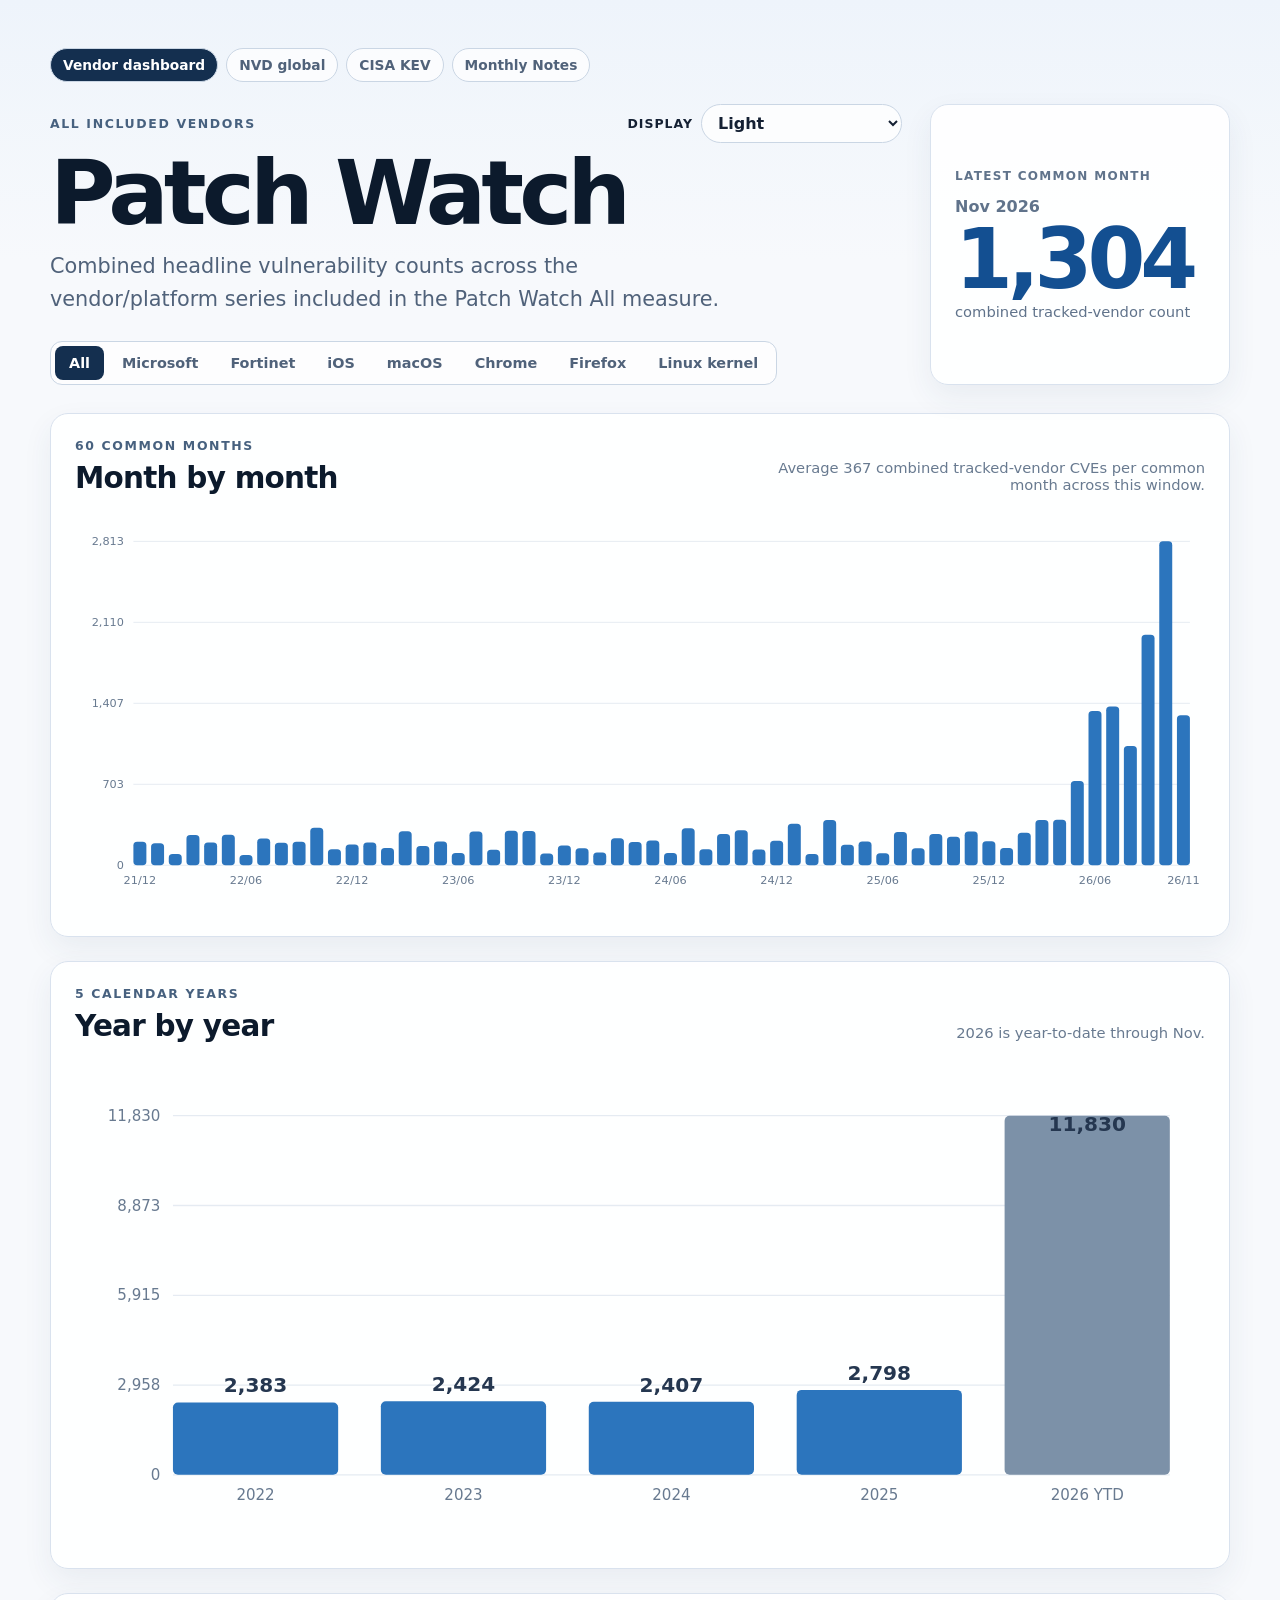
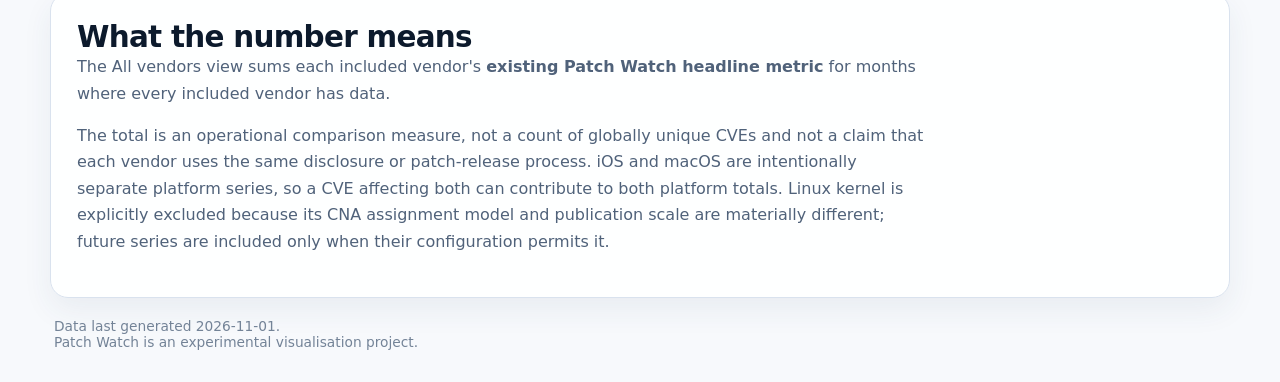
<file: index.html>
<!doctype html>
<html lang="en-AU">
<head>
  <meta charset="utf-8">
  <meta name="viewport" content="width=device-width, initial-scale=1">
  <meta name="description" content="Patch Watch visualises vendor vulnerability disclosure volume over time.">
  <meta name="referrer" content="no-referrer">
  <meta http-equiv="Content-Security-Policy" content="default-src 'self'; script-src 'self'; style-src 'self'; img-src 'self' data:; connect-src 'self'; object-src 'none'; base-uri 'none'; form-action 'none'">
  <title>Patch Watch</title>
  <link rel="stylesheet" href="style.css">
  <link rel="stylesheet" href="bar-selection.css">
  <script src="themes.js" defer></script>
  <script src="app.js" defer></script>
  <script src="bar-selection.js" defer></script>
  <script src="chart-scroll.js" defer></script>
</head>
<body>
  <main class="shell">
    <nav class="site-nav" aria-label="Patch Watch sections">
      <a href="index.html" aria-current="page">Vendor dashboard</a>
      <a href="nvd.html">NVD global</a>
      <a href="kev.html">CISA KEV</a>
      <a href="notes.html">Monthly Notes</a>
    </nav>

    <div class="retro-only retro-marquee" aria-hidden="true">
      <span>*** PATCHWATCH 90 *** VULNERABILITY DATA ON THE INFORMATION SUPERHIGHWAY ***</span>
    </div>

    <header class="hero">
      <div>
        <div class="hero-topline">
          <p id="vendor-eyebrow" class="eyebrow">All tracked vendors</p>
          <label class="theme-control" for="theme-select">
            <span class="theme-control-label">Display</span>
            <select id="theme-select" aria-label="Select display theme">
              <option value="light">Light</option>
              <option value="dark">Dark</option>
              <option value="patchwatch90">PatchWatch 90</option>
            </select>
          </label>
        </div>
        <div class="retro-only retro-status" aria-hidden="true">
          <span class="retro-live">LIVE!</span>
          <span>NOW WITH MULTI-VENDOR CYBER DATA</span>
        </div>
        <h1>Patch Watch</h1>
        <p id="vendor-lede" class="lede">Combined headline vulnerability counts across every vendor currently tracked by Patch Watch.</p>
        <div id="vendor-selector" class="vendor-selector" role="group" aria-label="Select vendor view"></div>
      </div>
      <section class="latest-card" aria-labelledby="latest-title">
        <p id="latest-title" class="card-label">Latest common month</p>
        <p id="latest-month" class="latest-month">—</p>
        <p id="latest-count" class="latest-count">—</p>
        <p id="latest-note" class="card-note">combined tracked-vendor count</p>
        <div class="retro-only retro-counter" aria-label="Local visit counter">
          <span>YOUR VISITS</span>
          <output id="retro-visit-count">000001</output>
        </div>
      </section>
    </header>

    <section class="chart-card" aria-labelledby="monthly-heading">
      <div class="section-heading">
        <div>
          <p id="monthly-window-label" class="eyebrow">60 common months</p>
          <h2 id="monthly-heading">Month by month</h2>
        </div>
        <p id="monthly-summary" class="section-note"></p>
      </div>
      <div id="monthly-chart" class="chart-wrap" aria-live="polite"></div>
    </section>

    <section class="chart-card" aria-labelledby="annual-heading">
      <div class="section-heading">
        <div>
          <p id="annual-window-label" class="eyebrow">Five calendar years</p>
          <h2 id="annual-heading">Year by year</h2>
        </div>
        <p id="annual-note" class="section-note">2026 is year-to-date through August.</p>
      </div>
      <div id="annual-chart" class="chart-wrap annual" aria-live="polite"></div>
    </section>

    <section class="method-card" aria-labelledby="method-heading">
      <h2 id="method-heading">What the number means</h2>
      <div id="method-copy">
        <p>The All vendors view sums each vendor's existing Patch Watch headline metric for months where every included vendor has data.</p>
        <p>The total is an operational comparison measure, not a count of globally unique CVEs and not a claim that each vendor uses the same disclosure or patch-release process.</p>
      </div>
    </section>

    <div class="retro-only retro-webring" aria-hidden="true">
      <span>← PREVIOUS CYBER SITE</span>
      <span>PATCHWATCH WEBRING</span>
      <span>NEXT CYBER SITE →</span>
    </div>

    <footer>
      <div>
        <p>Data last generated <time id="generated-date">—</time>.</p>
        <p>Patch Watch is an experimental visualisation project.</p>
      </div>
      <div class="retro-only retro-footer-copy">
        <p>BEST VIEWED AT 800×600</p>
        <p>NETSCAPE NAVIGATOR 4.0 COMPATIBLE*</p>
        <p class="retro-footnote">*probably</p>
      </div>
    </footer>
  </main>

  <noscript>
    <p class="noscript">Patch Watch needs JavaScript enabled to render the charts.</p>
  </noscript>
</body>
</html>
</file>
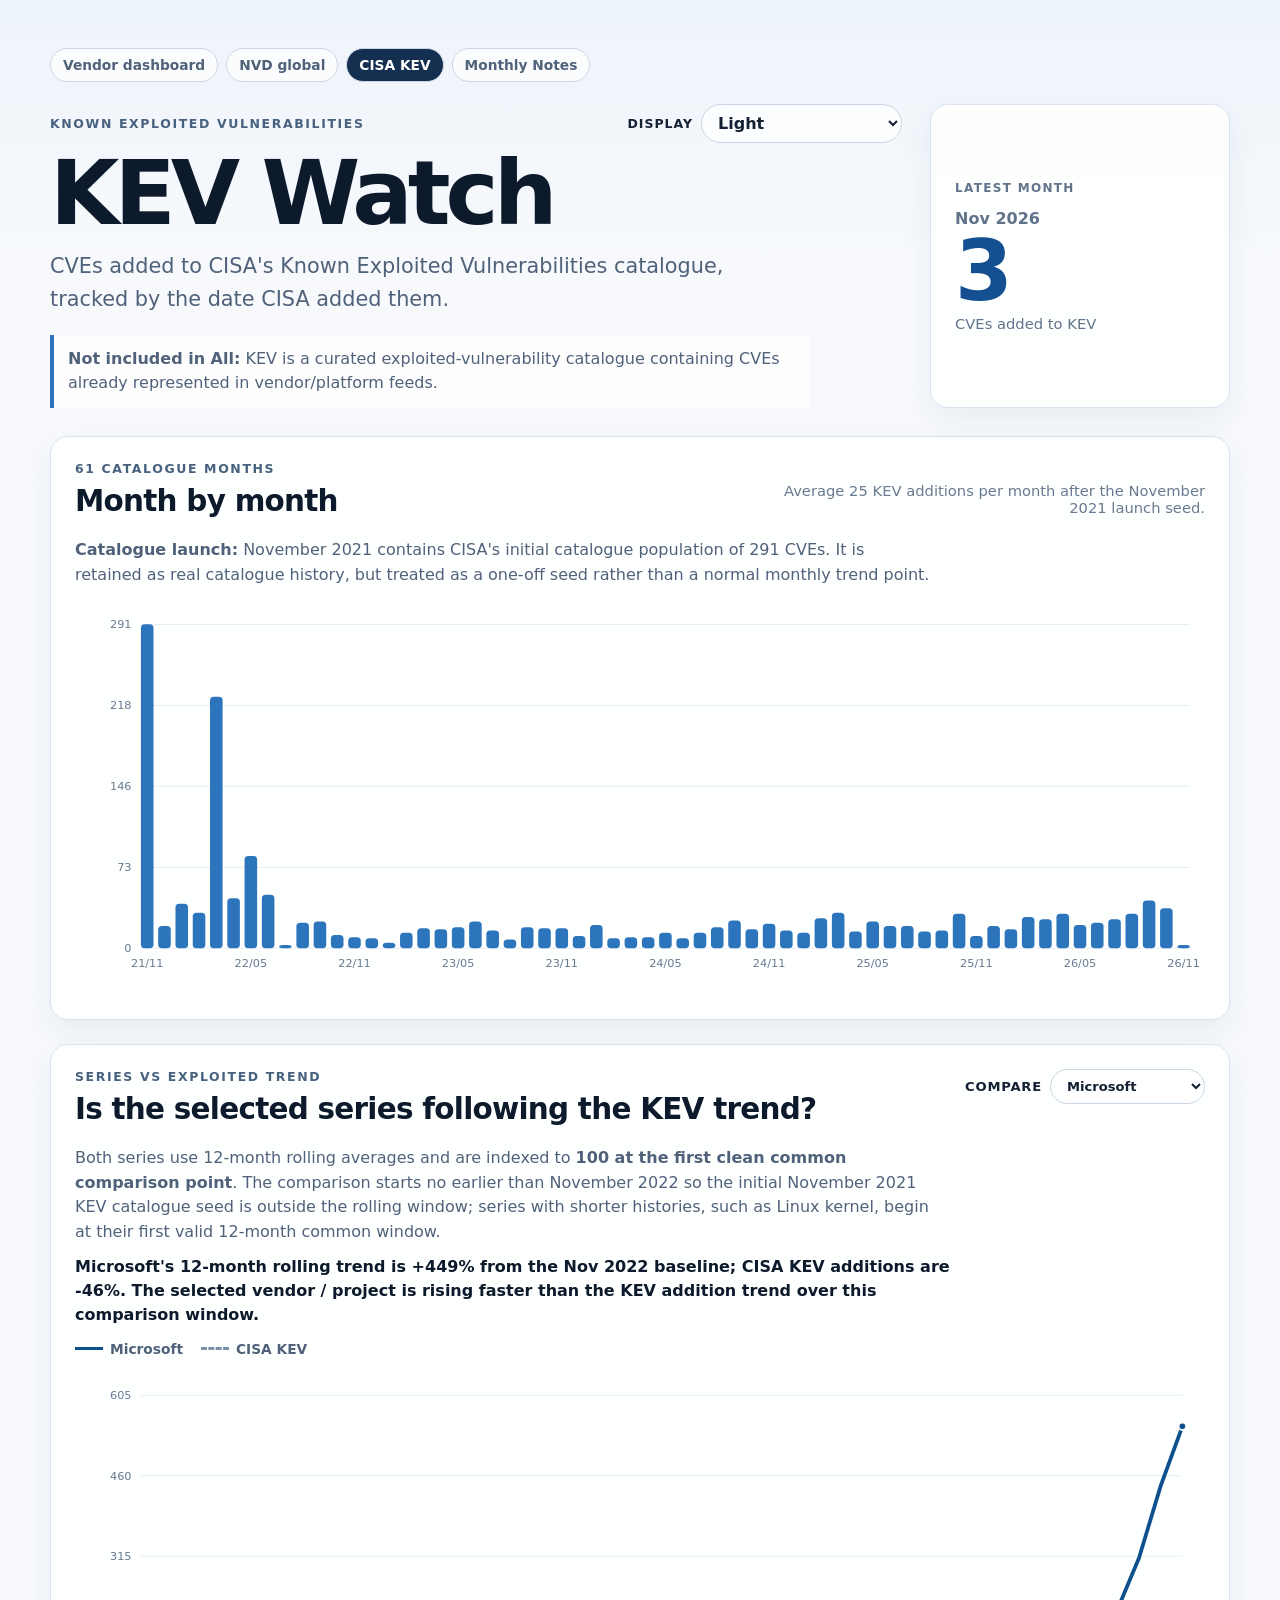
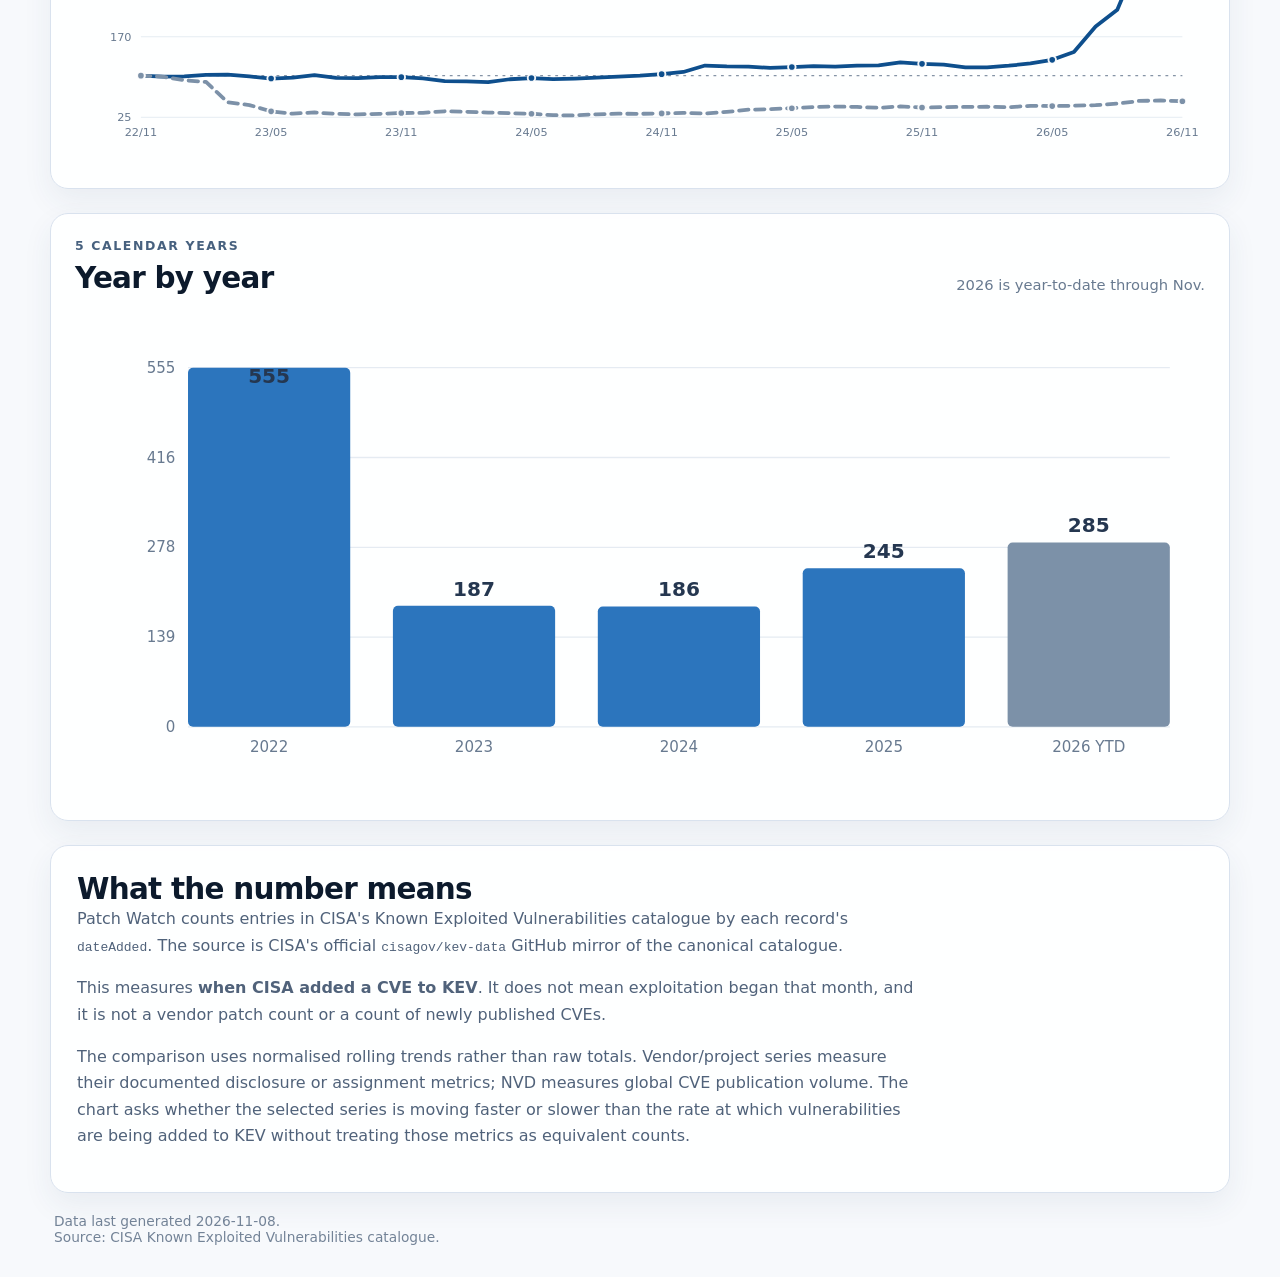
<file: kev.html>
<!doctype html>
<html lang="en-AU">
<head>
  <meta charset="utf-8">
  <meta name="viewport" content="width=device-width, initial-scale=1">
  <meta name="description" content="Patch Watch CISA Known Exploited Vulnerabilities trends.">
  <meta name="referrer" content="no-referrer">
  <meta http-equiv="Content-Security-Policy" content="default-src 'self'; script-src 'self'; style-src 'self'; img-src 'self' data:; connect-src 'self'; object-src 'none'; base-uri 'none'; form-action 'none'">
  <title>Patch Watch — CISA KEV</title>
  <link rel="stylesheet" href="style.css">
  <link rel="stylesheet" href="trend.css">
  <link rel="stylesheet" href="bar-selection.css">
  <script src="themes.js" defer></script>
  <script src="kev.js" defer></script>
  <script src="bar-selection.js" defer></script>
  <script src="chart-scroll.js" defer></script>
</head>
<body>
  <main class="shell">
    <nav class="site-nav" aria-label="Patch Watch sections">
      <a href="index.html">Vendor dashboard</a>
      <a href="nvd.html">NVD global</a>
      <a href="kev.html" aria-current="page">CISA KEV</a>
      <a href="notes.html">Monthly Notes</a>
    </nav>

    <div class="retro-only retro-marquee" aria-hidden="true">
      <span>*** PATCHWATCH 90 *** KNOWN EXPLOITED VULNERABILITIES *** CISA KEV ONLINE ***</span>
    </div>

    <header class="hero">
      <div>
        <div class="hero-topline">
          <p class="eyebrow">Known exploited vulnerabilities</p>
          <label class="theme-control" for="theme-select">
            <span class="theme-control-label">Display</span>
            <select id="theme-select" aria-label="Select display theme">
              <option value="light">Light</option>
              <option value="dark">Dark</option>
              <option value="patchwatch90">PatchWatch 90</option>
            </select>
          </label>
        </div>
        <div class="retro-only retro-status" aria-hidden="true">
          <span class="retro-live">LIVE!</span>
          <span>CISA KEV CATALOGUE TRACKER</span>
        </div>
        <h1>KEV Watch</h1>
        <p class="lede">CVEs added to CISA's Known Exploited Vulnerabilities catalogue, tracked by the date CISA added them.</p>
        <p class="view-boundary-note"><strong>Not included in All:</strong> KEV is a curated exploited-vulnerability catalogue containing CVEs already represented in vendor/platform feeds.</p>
      </div>
      <section class="latest-card" aria-labelledby="latest-title">
        <p id="latest-title" class="card-label">Latest month</p>
        <p id="latest-month" class="latest-month">—</p>
        <p id="latest-count" class="latest-count">—</p>
        <p class="card-note">CVEs added to KEV</p>
      </section>
    </header>

    <section class="chart-card" aria-labelledby="monthly-heading">
      <div class="section-heading">
        <div>
          <p id="monthly-window-label" class="eyebrow">Catalogue history</p>
          <h2 id="monthly-heading">Month by month</h2>
        </div>
        <p id="monthly-summary" class="section-note"></p>
      </div>
      <p class="comparison-explainer"><strong>Catalogue launch:</strong> November 2021 contains CISA's initial catalogue population of 291 CVEs. It is retained as real catalogue history, but treated as a one-off seed rather than a normal monthly trend point.</p>
      <div id="monthly-chart" class="chart-wrap" aria-live="polite"></div>
    </section>

    <section class="chart-card" aria-labelledby="comparison-heading">
      <div class="section-heading trend-heading">
        <div>
          <p class="eyebrow">Series vs exploited trend</p>
          <h2 id="comparison-heading">Is the selected series following the KEV trend?</h2>
        </div>
        <label class="comparison-control" for="comparison-vendor">
          <span>Compare</span>
          <select id="comparison-vendor" aria-label="Select series to compare with CISA KEV"></select>
        </label>
      </div>
      <p class="comparison-explainer">Both series use 12-month rolling averages and are indexed to <strong>100 at the first clean common comparison point</strong>. The comparison starts no earlier than November 2022 so the initial November 2021 KEV catalogue seed is outside the rolling window; series with shorter histories, such as Linux kernel, begin at their first valid 12-month common window.</p>
      <p id="comparison-summary" class="trend-summary" aria-live="polite"></p>
      <div class="trend-legend" aria-hidden="true">
        <span><i class="trend-swatch trend-swatch-vendor"></i><span id="comparison-vendor-label">Selected series</span></span>
        <span><i class="trend-swatch trend-swatch-global"></i>CISA KEV</span>
      </div>
      <div id="comparison-chart" class="chart-wrap trend-chart" aria-live="polite"></div>
    </section>

    <section class="chart-card" aria-labelledby="annual-heading">
      <div class="section-heading">
        <div>
          <p id="annual-window-label" class="eyebrow">Five calendar years</p>
          <h2 id="annual-heading">Year by year</h2>
        </div>
        <p id="annual-note" class="section-note"></p>
      </div>
      <div id="annual-chart" class="chart-wrap annual" aria-live="polite"></div>
    </section>

    <section class="method-card" aria-labelledby="method-heading">
      <h2 id="method-heading">What the number means</h2>
      <p>Patch Watch counts entries in CISA's Known Exploited Vulnerabilities catalogue by each record's <code>dateAdded</code>. The source is CISA's official <code>cisagov/kev-data</code> GitHub mirror of the canonical catalogue.</p>
      <p>This measures <strong>when CISA added a CVE to KEV</strong>. It does not mean exploitation began that month, and it is not a vendor patch count or a count of newly published CVEs.</p>
      <p>The comparison uses normalised rolling trends rather than raw totals. Vendor/project series measure their documented disclosure or assignment metrics; NVD measures global CVE publication volume. The chart asks whether the selected series is moving faster or slower than the rate at which vulnerabilities are being added to KEV without treating those metrics as equivalent counts.</p>
    </section>

    <div class="retro-only retro-webring" aria-hidden="true">
      <span>← NVD GLOBAL</span>
      <span>PATCHWATCH EXPLOITED ZONE</span>
      <span>CISA KEV →</span>
    </div>

    <footer>
      <div>
        <p>Data last generated <time id="generated-date">—</time>.</p>
        <p>Source: CISA Known Exploited Vulnerabilities catalogue.</p>
      </div>
      <div class="retro-only retro-footer-copy">
        <p>BEST VIEWED AT 800×600</p>
        <p>PATCH YOUR STUFF</p>
      </div>
    </footer>
  </main>

  <noscript>
    <p class="noscript">Patch Watch needs JavaScript enabled to render the charts.</p>
  </noscript>
</body>
</html>
</file>
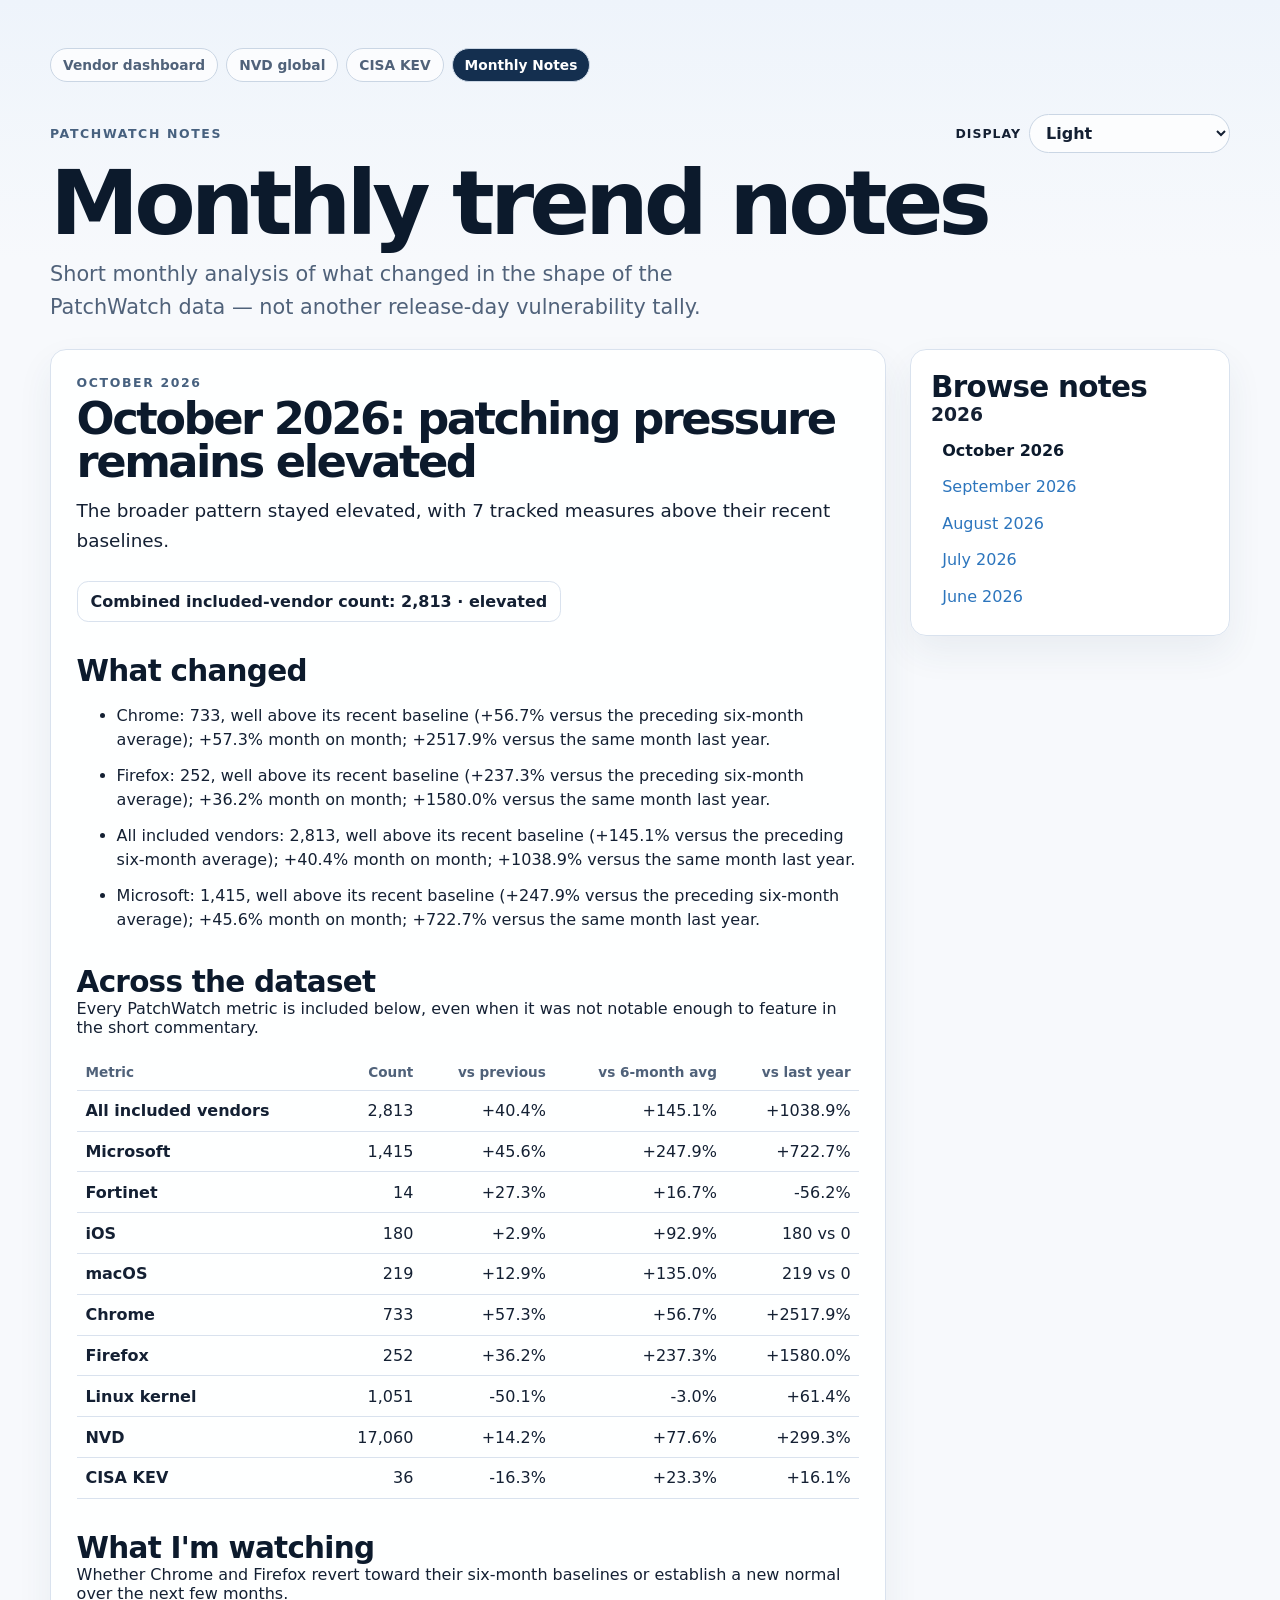
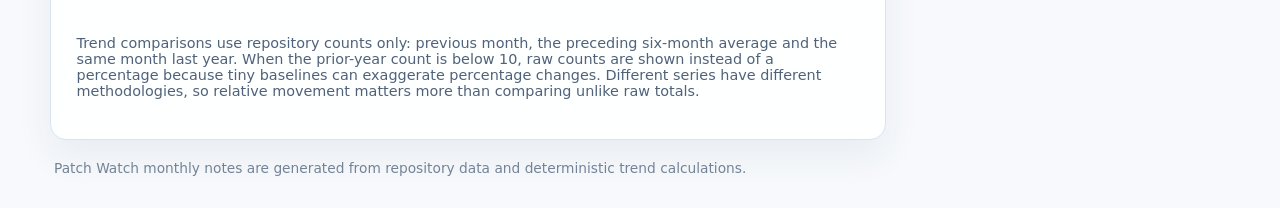
<file: notes.html>
<!doctype html>
<html lang="en-AU">
<head>
  <meta charset="utf-8">
  <meta name="viewport" content="width=device-width, initial-scale=1">
  <meta name="description" content="Patch Watch monthly notes analyse vulnerability and patching trends across the tracked metrics.">
  <meta name="referrer" content="no-referrer">
  <meta http-equiv="Content-Security-Policy" content="default-src 'self'; script-src 'self'; style-src 'self'; img-src 'self' data:; connect-src 'self'; object-src 'none'; base-uri 'none'; form-action 'none'">
  <title>Patch Watch — Monthly Notes</title>
  <link rel="stylesheet" href="style.css">
  <link rel="stylesheet" href="notes.css">
  <script src="themes.js" defer></script>
  <script src="notes.js" defer></script>
</head>
<body>
  <main class="shell">
    <nav class="site-nav" aria-label="Patch Watch sections">
      <a href="index.html">Vendor dashboard</a>
      <a href="nvd.html">NVD global</a>
      <a href="kev.html">CISA KEV</a>
      <a href="notes.html" aria-current="page">Monthly Notes</a>
    </nav>

    <header class="notes-header">
      <div>
        <div class="hero-topline">
          <p class="eyebrow">PatchWatch Notes</p>
          <label class="theme-control" for="theme-select">
            <span class="theme-control-label">Display</span>
            <select id="theme-select" aria-label="Select display theme">
              <option value="light">Light</option>
              <option value="dark">Dark</option>
              <option value="patchwatch90">PatchWatch 90</option>
            </select>
          </label>
        </div>
        <h1>Monthly trend notes</h1>
        <p class="lede">Short monthly analysis of what changed in the shape of the PatchWatch data — not another release-day vulnerability tally.</p>
      </div>
    </header>

    <div class="notes-layout">
      <article id="note-article" class="notes-article" aria-live="polite">
        <p class="section-note">Loading the latest monthly note…</p>
      </article>

      <aside class="notes-sidebar" aria-labelledby="archive-heading">
        <h2 id="archive-heading">Browse notes</h2>
        <div id="notes-archive"></div>
      </aside>
    </div>

    <footer>
      <p>Patch Watch monthly notes are generated from repository data and deterministic trend calculations.</p>
    </footer>
  </main>
</body>
</html>
</file>
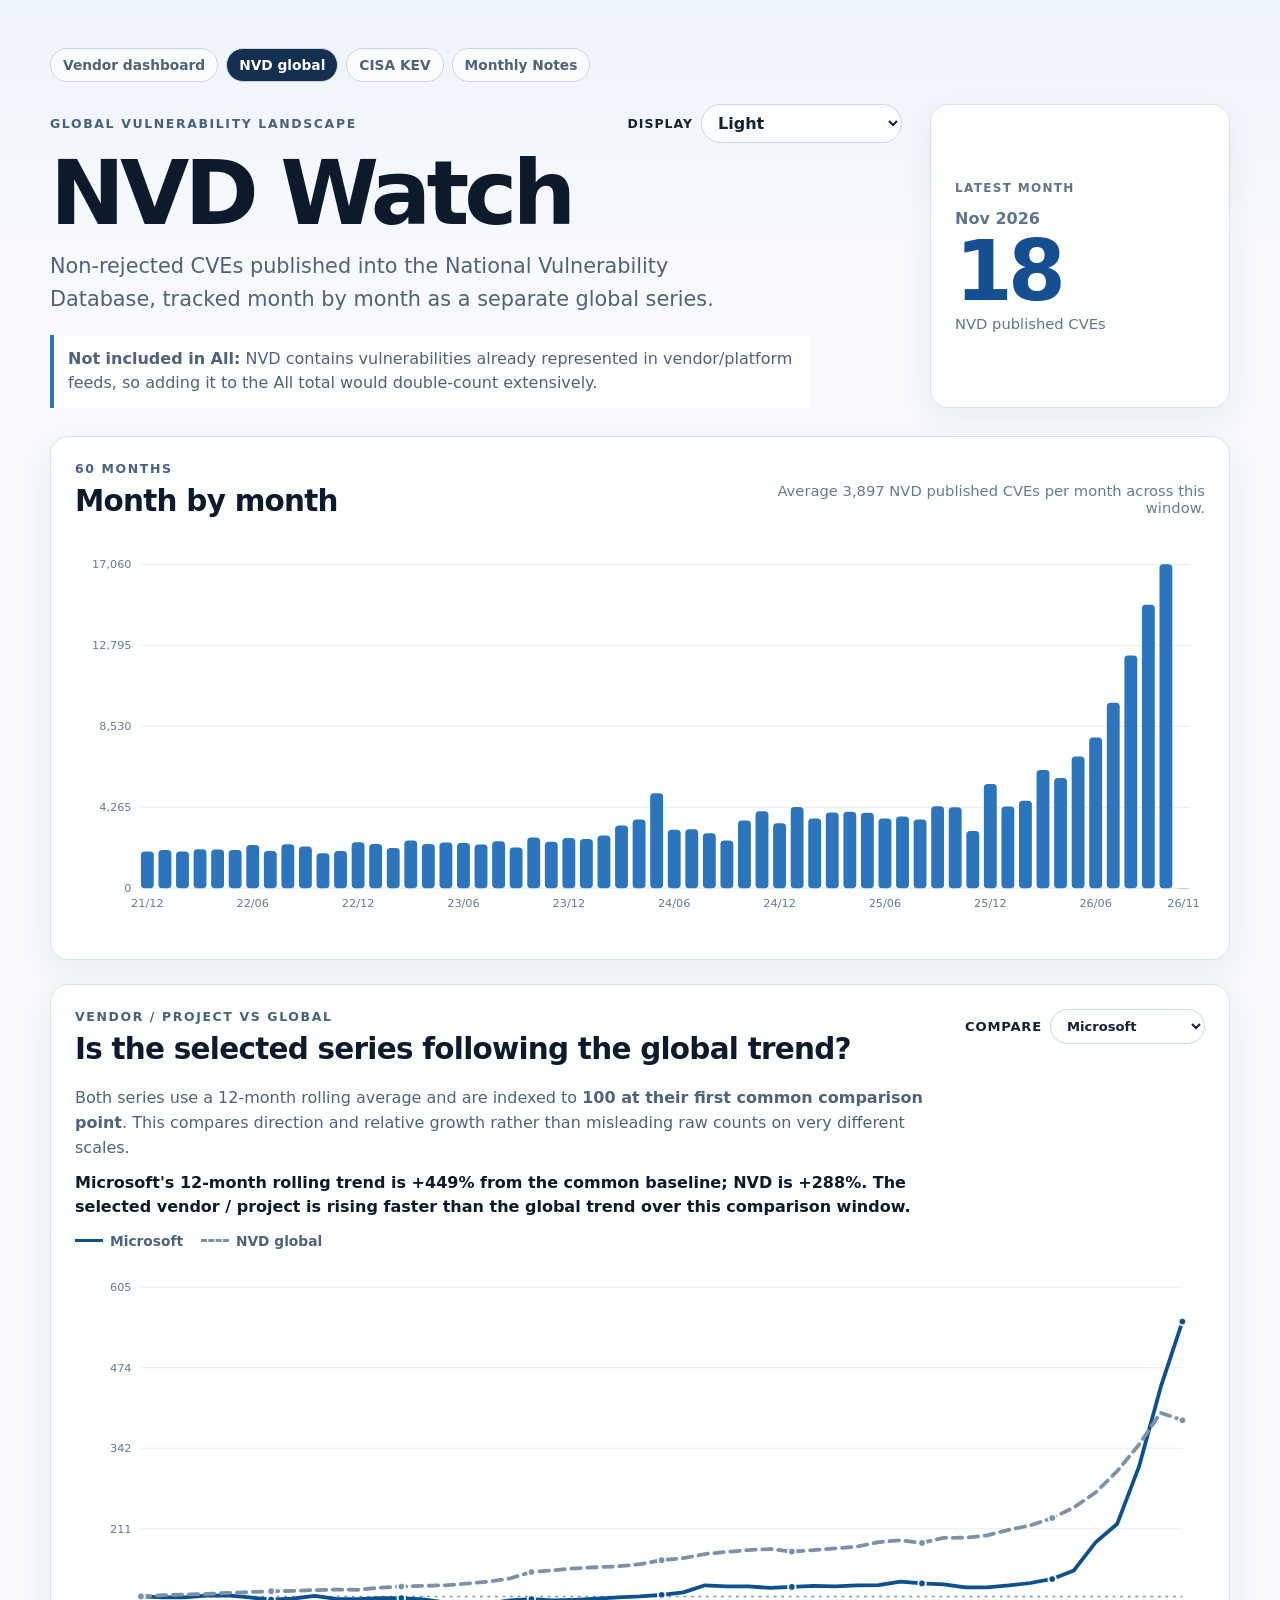
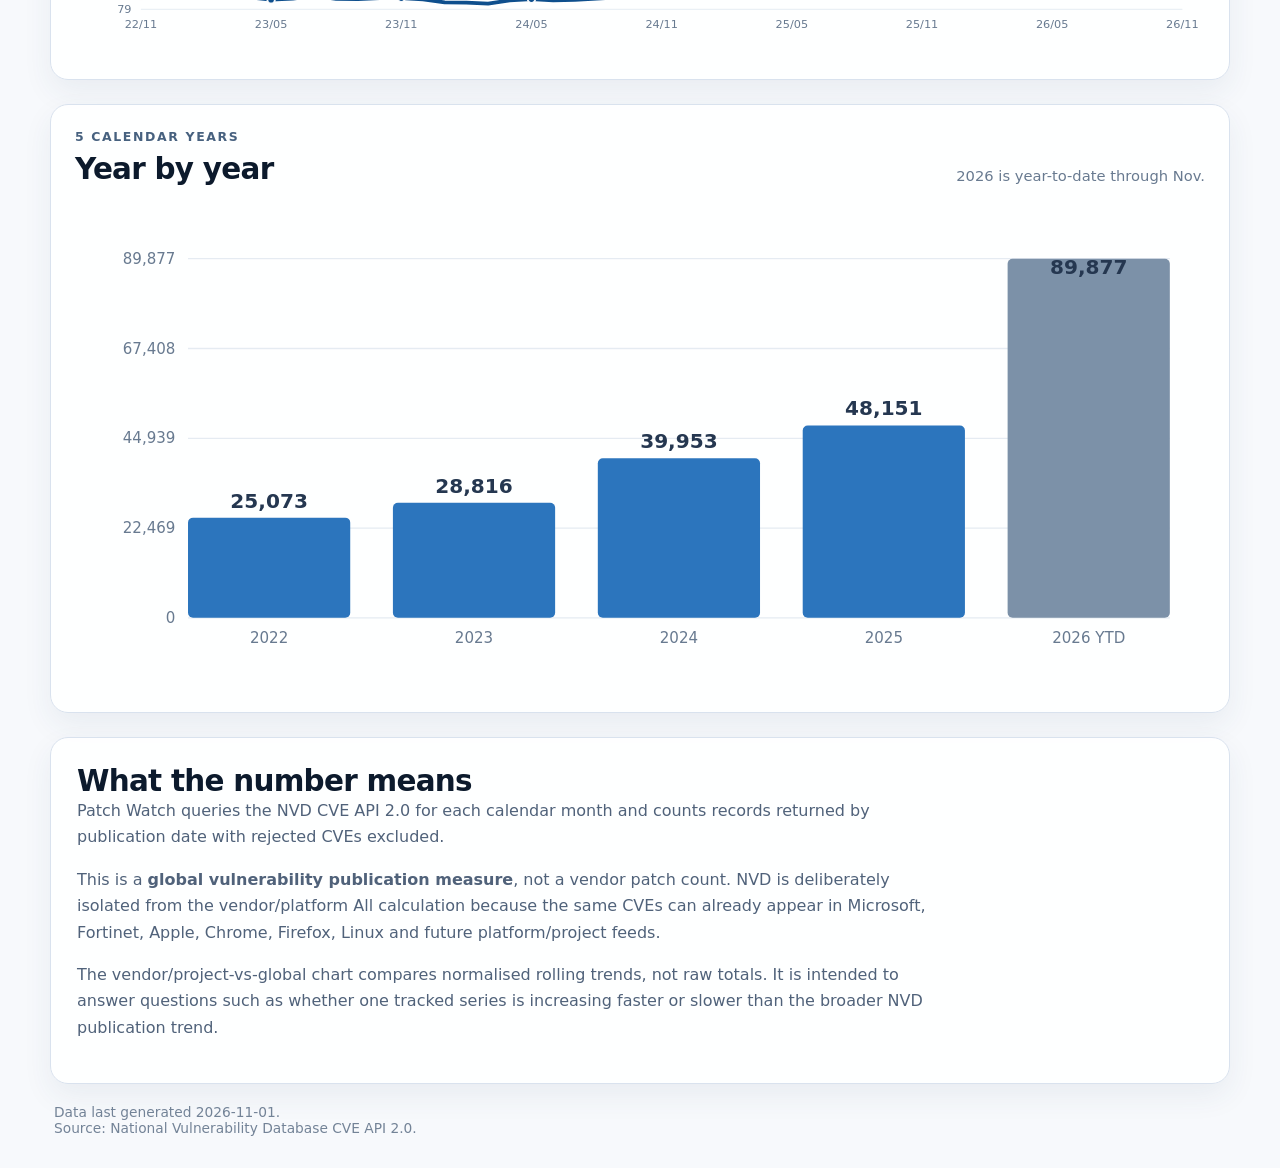
<file: nvd.html>
<!doctype html>
<html lang="en-AU">
<head>
  <meta charset="utf-8">
  <meta name="viewport" content="width=device-width, initial-scale=1">
  <meta name="description" content="Patch Watch NVD global vulnerability publication trends.">
  <meta name="referrer" content="no-referrer">
  <meta http-equiv="Content-Security-Policy" content="default-src 'self'; script-src 'self'; style-src 'self'; img-src 'self' data:; connect-src 'self'; object-src 'none'; base-uri 'none'; form-action 'none'">
  <title>Patch Watch — NVD</title>
  <link rel="stylesheet" href="style.css">
  <link rel="stylesheet" href="trend.css">
  <link rel="stylesheet" href="bar-selection.css">
  <script src="themes.js" defer></script>
  <script src="nvd.js" defer></script>
  <script src="bar-selection.js" defer></script>
  <script src="chart-scroll.js" defer></script>
</head>
<body>
  <main class="shell">
    <nav class="site-nav" aria-label="Patch Watch sections">
      <a href="index.html">Vendor dashboard</a>
      <a href="nvd.html" aria-current="page">NVD global</a>
      <a href="kev.html">CISA KEV</a>
      <a href="notes.html">Monthly Notes</a>
    </nav>

    <div class="retro-only retro-marquee" aria-hidden="true">
      <span>*** PATCHWATCH 90 *** GLOBAL VULNERABILITY LANDSCAPE *** NVD ONLINE ***</span>
    </div>

    <header class="hero">
      <div>
        <div class="hero-topline">
          <p class="eyebrow">Global vulnerability landscape</p>
          <label class="theme-control" for="theme-select">
            <span class="theme-control-label">Display</span>
            <select id="theme-select" aria-label="Select display theme">
              <option value="light">Light</option>
              <option value="dark">Dark</option>
              <option value="patchwatch90">PatchWatch 90</option>
            </select>
          </label>
        </div>
        <div class="retro-only retro-status" aria-hidden="true">
          <span class="retro-live">LIVE!</span>
          <span>NATIONAL VULNERABILITY DATABASE FEED</span>
        </div>
        <h1>NVD Watch</h1>
        <p class="lede">Non-rejected CVEs published into the National Vulnerability Database, tracked month by month as a separate global series.</p>
        <p class="view-boundary-note"><strong>Not included in All:</strong> NVD contains vulnerabilities already represented in vendor/platform feeds, so adding it to the All total would double-count extensively.</p>
      </div>
      <section class="latest-card" aria-labelledby="latest-title">
        <p id="latest-title" class="card-label">Latest month</p>
        <p id="latest-month" class="latest-month">—</p>
        <p id="latest-count" class="latest-count">—</p>
        <p class="card-note">NVD published CVEs</p>
      </section>
    </header>

    <section class="chart-card" aria-labelledby="monthly-heading">
      <div class="section-heading">
        <div>
          <p id="monthly-window-label" class="eyebrow">60 months</p>
          <h2 id="monthly-heading">Month by month</h2>
        </div>
        <p id="monthly-summary" class="section-note"></p>
      </div>
      <div id="monthly-chart" class="chart-wrap" aria-live="polite"></div>
    </section>

    <section class="chart-card" aria-labelledby="comparison-heading">
      <div class="section-heading trend-heading">
        <div>
          <p class="eyebrow">Vendor / project vs global</p>
          <h2 id="comparison-heading">Is the selected series following the global trend?</h2>
        </div>
        <label class="comparison-control" for="comparison-vendor">
          <span>Compare</span>
          <select id="comparison-vendor" aria-label="Select vendor, platform or project to compare with NVD"></select>
        </label>
      </div>
      <p class="comparison-explainer">Both series use a 12-month rolling average and are indexed to <strong>100 at their first common comparison point</strong>. This compares direction and relative growth rather than misleading raw counts on very different scales.</p>
      <p id="comparison-summary" class="trend-summary" aria-live="polite"></p>
      <div class="trend-legend" aria-hidden="true">
        <span><i class="trend-swatch trend-swatch-vendor"></i><span id="comparison-vendor-label">Selected series</span></span>
        <span><i class="trend-swatch trend-swatch-global"></i>NVD global</span>
      </div>
      <div id="comparison-chart" class="chart-wrap trend-chart" aria-live="polite"></div>
    </section>

    <section class="chart-card" aria-labelledby="annual-heading">
      <div class="section-heading">
        <div>
          <p id="annual-window-label" class="eyebrow">Five calendar years</p>
          <h2 id="annual-heading">Year by year</h2>
        </div>
        <p id="annual-note" class="section-note"></p>
      </div>
      <div id="annual-chart" class="chart-wrap annual" aria-live="polite"></div>
    </section>

    <section class="method-card" aria-labelledby="method-heading">
      <h2 id="method-heading">What the number means</h2>
      <p>Patch Watch queries the NVD CVE API 2.0 for each calendar month and counts records returned by publication date with rejected CVEs excluded.</p>
      <p>This is a <strong>global vulnerability publication measure</strong>, not a vendor patch count. NVD is deliberately isolated from the vendor/platform All calculation because the same CVEs can already appear in Microsoft, Fortinet, Apple, Chrome, Firefox, Linux and future platform/project feeds.</p>
      <p>The vendor/project-vs-global chart compares normalised rolling trends, not raw totals. It is intended to answer questions such as whether one tracked series is increasing faster or slower than the broader NVD publication trend.</p>
    </section>

    <div class="retro-only retro-webring" aria-hidden="true">
      <span>← VENDOR DASHBOARD</span>
      <span>PATCHWATCH GLOBAL ZONE</span>
      <span>NVD DATA →</span>
    </div>

    <footer>
      <div>
        <p>Data last generated <time id="generated-date">—</time>.</p>
        <p>Source: National Vulnerability Database CVE API 2.0.</p>
      </div>
      <div class="retro-only retro-footer-copy">
        <p>BEST VIEWED AT 800×600</p>
        <p>CYBERSPACE NEVER SLEEPS</p>
      </div>
    </footer>
  </main>

  <noscript>
    <p class="noscript">Patch Watch needs JavaScript enabled to render the charts.</p>
  </noscript>
</body>
</html>
</file>
<file: style.css>
:root {
  color-scheme: light;
  font-family: Inter, ui-sans-serif, system-ui, -apple-system, BlinkMacSystemFont, "Segoe UI", sans-serif;
  --page-top: #eef4fb;
  --page-bottom: #f7f9fc;
  --text: #142033;
  --heading: #0c1a2c;
  --muted: #50627a;
  --subtle: #60738b;
  --eyebrow: #47617f;
  --card-bg: rgba(255, 255, 255, 0.94);
  --card-border: #d9e2ee;
  --card-shadow: rgba(40, 67, 101, 0.07);
  --accent: #2c75bd;
  --accent-strong: #0e4f8d;
  --accent-number: #134f91;
  --partial: #7c91a8;
  --grid: #e5ebf2;
  --axis: #687a90;
  --value: #253750;
  --footer: #738397;
  --toggle-bg: rgba(255, 255, 255, 0.78);
  --toggle-border: #cad6e4;
  --selector-bg: rgba(255, 255, 255, 0.72);
  --selector-active: #142f4f;
  --selector-active-text: #ffffff;
  --error-bg: #fff3f3;
  --error-text: #8c2525;
  background: var(--page-bottom);
  color: var(--text);
}

:root[data-theme="dark"] {
  color-scheme: dark;
  --page-top: #101820;
  --page-bottom: #141d27;
  --text: #e6edf5;
  --heading: #f4f7fb;
  --muted: #b4c1cf;
  --subtle: #9eafc1;
  --eyebrow: #91aac4;
  --card-bg: rgba(25, 36, 48, 0.96);
  --card-border: #314253;
  --card-shadow: rgba(0, 0, 0, 0.22);
  --accent: #63a7e6;
  --accent-strong: #8bc1ef;
  --accent-number: #7eb9ea;
  --partial: #8296aa;
  --grid: #324150;
  --axis: #9aabbd;
  --value: #d9e4ef;
  --footer: #91a1b3;
  --toggle-bg: rgba(32, 46, 60, 0.92);
  --toggle-border: #43576a;
  --selector-bg: rgba(32, 46, 60, 0.88);
  --selector-active: #8bc1ef;
  --selector-active-text: #101820;
  --error-bg: #3b2024;
  --error-text: #ffb5bd;
}

:root[data-theme="patchwatch90"] {
  color-scheme: dark;
  font-family: "Courier New", Courier, monospace;
  --page-top: #000033;
  --page-bottom: #000000;
  --text: #00ffff;
  --heading: #ffff00;
  --muted: #00ff00;
  --subtle: #c0c0c0;
  --eyebrow: #ff00ff;
  --card-bg: #000066;
  --card-border: #00ffff;
  --card-shadow: rgba(255, 0, 255, 0.45);
  --accent: #00ff00;
  --accent-strong: #ffff00;
  --accent-number: #ff00ff;
  --partial: #00ffff;
  --grid: #333399;
  --axis: #00ffff;
  --value: #ffff00;
  --footer: #c0c0c0;
  --toggle-bg: #c0c0c0;
  --toggle-border: #ffffff;
  --selector-bg: #000000;
  --selector-active: #ffff00;
  --selector-active-text: #000000;
  --error-bg: #660000;
  --error-text: #ffffff;
}

* { box-sizing: border-box; }

body {
  margin: 0;
  background: linear-gradient(180deg, var(--page-top) 0, var(--page-bottom) 260px, var(--page-bottom) 100%);
  color: var(--text);
  transition: background-color 160ms ease, color 160ms ease;
}

a { color: var(--accent); }
a:hover, a:focus-visible { color: var(--accent-strong); }

.shell {
  width: min(1180px, calc(100% - 32px));
  margin: 0 auto;
  padding: 48px 0 32px;
}

.site-nav {
  display: flex;
  flex-wrap: wrap;
  gap: 8px;
  margin-bottom: 22px;
}
.site-nav a {
  padding: 8px 12px;
  border: 1px solid var(--toggle-border);
  border-radius: 999px;
  background: var(--selector-bg);
  color: var(--muted);
  font-size: 0.86rem;
  font-weight: 750;
  text-decoration: none;
}
.site-nav a:hover,
.site-nav a:focus-visible { color: var(--heading); }
.site-nav a[aria-current="page"] {
  background: var(--selector-active);
  color: var(--selector-active-text);
}

.hero {
  display: grid;
  grid-template-columns: minmax(0, 1fr) minmax(220px, 300px);
  gap: 28px;
  align-items: stretch;
  margin-bottom: 28px;
}

.hero-topline {
  display: flex;
  align-items: center;
  justify-content: space-between;
  gap: 16px;
  margin-bottom: 8px;
}
.hero-topline .eyebrow { margin-bottom: 0; }

.theme-control {
  display: inline-flex;
  align-items: center;
  gap: 8px;
  font-weight: 700;
  color: var(--text);
}
.theme-control-label { font-size: 0.78rem; text-transform: uppercase; letter-spacing: 0.08em; }
.theme-control select {
  font: inherit;
  font-weight: 700;
  border: 1px solid var(--toggle-border);
  border-radius: 999px;
  padding: 8px 32px 8px 12px;
  background: var(--toggle-bg);
  color: var(--text);
  cursor: pointer;
}
.theme-control select:focus-visible,
.vendor-button:focus-visible,
.site-nav a:focus-visible {
  outline: 3px solid color-mix(in srgb, var(--accent) 35%, transparent);
  outline-offset: 2px;
}

.vendor-button {
  font: inherit;
  font-weight: 700;
  cursor: pointer;
}

.vendor-selector {
  display: flex;
  flex-wrap: wrap;
  width: fit-content;
  max-width: 100%;
  gap: 4px;
  margin-top: 24px;
  padding: 4px;
  border: 1px solid var(--toggle-border);
  border-radius: 12px;
  background: var(--selector-bg);
}

.vendor-button {
  border: 0;
  border-radius: 8px;
  padding: 9px 14px;
  background: transparent;
  color: var(--muted);
  font-size: 0.9rem;
}

.vendor-button:hover { color: var(--heading); }
.vendor-button.is-active {
  background: var(--selector-active);
  color: var(--selector-active-text);
}

.eyebrow {
  margin: 0 0 8px;
  font-size: 0.78rem;
  font-weight: 750;
  letter-spacing: 0.13em;
  text-transform: uppercase;
  color: var(--eyebrow);
}

h1, h2, p { margin-top: 0; }
h1 {
  margin-bottom: 14px;
  font-size: clamp(2.7rem, 7vw, 5.7rem);
  line-height: 0.95;
  letter-spacing: -0.055em;
  color: var(--heading);
}
h2 {
  margin-bottom: 0;
  font-size: clamp(1.4rem, 2.3vw, 2rem);
  letter-spacing: -0.025em;
  color: var(--heading);
}

.lede {
  max-width: 700px;
  margin-bottom: 0;
  font-size: clamp(1.05rem, 1.8vw, 1.3rem);
  line-height: 1.6;
  color: var(--muted);
}

.view-boundary-note {
  max-width: 760px;
  margin: 18px 0 0;
  padding: 12px 14px;
  border-left: 4px solid var(--accent);
  background: var(--selector-bg);
  color: var(--muted);
  line-height: 1.55;
}

.latest-card, .chart-card, .method-card {
  background: var(--card-bg);
  border: 1px solid var(--card-border);
  border-radius: 18px;
  box-shadow: 0 12px 30px var(--card-shadow);
}

.latest-card {
  display: flex;
  min-height: 210px;
  flex-direction: column;
  justify-content: center;
  padding: 24px;
}

.card-label, .card-note, .latest-month { color: var(--subtle); }
.card-label {
  margin-bottom: 14px;
  font-size: 0.75rem;
  font-weight: 750;
  letter-spacing: 0.11em;
  text-transform: uppercase;
}
.latest-month { margin-bottom: 2px; font-weight: 700; }
.latest-count {
  margin-bottom: 2px;
  font-size: clamp(3rem, 7vw, 5.2rem);
  font-weight: 800;
  line-height: 1;
  letter-spacing: -0.06em;
  color: var(--accent-number);
}
.card-note { margin-bottom: 0; font-size: 0.92rem; }

.chart-card { margin-bottom: 24px; padding: 24px 24px 16px; }
.section-heading {
  display: flex;
  gap: 20px;
  align-items: end;
  justify-content: space-between;
  margin-bottom: 20px;
}
.section-note {
  max-width: 430px;
  margin-bottom: 2px;
  color: var(--axis);
  font-size: 0.92rem;
  text-align: right;
}

.chart-wrap { width: 100%; overflow-x: auto; }
.chart-wrap svg { display: block; width: 100%; min-width: 820px; height: auto; }
.chart-wrap.annual svg { min-width: 620px; }
.grid-line { stroke: var(--grid); stroke-width: 1; }
.axis-label { fill: var(--axis); font-size: 12px; }
.bar {
  fill: var(--accent);
  transition: opacity 120ms ease, fill 120ms ease;
  outline: none;
}
.bar-partial { fill: var(--partial); }
.bar:hover, .bar:focus-visible { fill: var(--accent-strong); opacity: 0.92; }
.bar-value { fill: var(--value); font-size: 16px; font-weight: 720; }

.method-card { padding: 26px; }
.method-card p { max-width: 850px; line-height: 1.65; color: var(--muted); }

footer {
  display: flex;
  justify-content: space-between;
  gap: 16px;
  padding: 20px 4px 0;
  color: var(--footer);
  font-size: 0.86rem;
}
footer p { margin-bottom: 0; }

.error-message, .noscript {
  padding: 16px;
  border-radius: 10px;
  background: var(--error-bg);
  color: var(--error-text);
}
.noscript { width: min(1180px, calc(100% - 32px)); margin: 16px auto; }

.retro-only { display: none; }

:root[data-theme="patchwatch90"] body {
  background-color: #000000;
  background-image:
    linear-gradient(rgba(0, 255, 255, 0.05) 1px, transparent 1px),
    linear-gradient(90deg, rgba(255, 0, 255, 0.04) 1px, transparent 1px);
  background-size: 8px 8px;
}

:root[data-theme="patchwatch90"] .retro-only { display: flex; }
:root[data-theme="patchwatch90"] .shell { padding-top: 18px; }
:root[data-theme="patchwatch90"] h1 {
  font-family: Impact, Haettenschweiler, "Arial Narrow Bold", sans-serif;
  letter-spacing: 0.03em;
  text-transform: uppercase;
  text-shadow: 3px 3px 0 #ff00ff, 6px 6px 0 #000000;
}
:root[data-theme="patchwatch90"] h2 { text-transform: uppercase; letter-spacing: 0.04em; }
:root[data-theme="patchwatch90"] .latest-card,
:root[data-theme="patchwatch90"] .chart-card,
:root[data-theme="patchwatch90"] .method-card {
  border: 3px ridge #c0c0c0;
  border-radius: 0;
  box-shadow: 7px 7px 0 #ff00ff;
}
:root[data-theme="patchwatch90"] .theme-control select,
:root[data-theme="patchwatch90"] .vendor-selector,
:root[data-theme="patchwatch90"] .site-nav a {
  border: 3px outset #c0c0c0;
  border-radius: 0;
}
:root[data-theme="patchwatch90"] .theme-control select {
  background: #c0c0c0;
  color: #000000;
}
:root[data-theme="patchwatch90"] .vendor-button { border-radius: 0; }
:root[data-theme="patchwatch90"] .bar { rx: 0; }
:root[data-theme="patchwatch90"] .grid-line { stroke-dasharray: 3 3; }
:root[data-theme="patchwatch90"] .view-boundary-note {
  border: 3px ridge #c0c0c0;
  background: #000000;
  color: #00ff00;
}

.retro-marquee {
  overflow: hidden;
  margin-bottom: 14px;
  border: 3px outset #c0c0c0;
  background: #000000;
  color: #ffff00;
  white-space: nowrap;
}
.retro-marquee span {
  display: inline-block;
  min-width: 100%;
  padding: 6px 0;
  font-weight: 700;
  text-align: center;
  animation: retro-scroll 10s linear infinite;
}
.retro-status {
  align-items: center;
  gap: 10px;
  margin: 8px 0 12px;
  color: #00ff00;
  font-weight: 700;
}
.retro-live {
  display: inline-block;
  padding: 3px 7px;
  border: 2px outset #ffffff;
  background: #ff0000;
  color: #ffffff;
  animation: retro-blink 0.75s steps(1, end) infinite;
}
.retro-counter {
  margin-top: 18px;
  flex-direction: column;
  gap: 4px;
  color: #00ff00;
  font-size: 0.72rem;
  font-weight: 700;
  letter-spacing: 0.08em;
}
.retro-counter output {
  width: fit-content;
  padding: 4px 6px;
  border: 3px inset #c0c0c0;
  background: #000000;
  color: #ff0000;
  font-family: "Courier New", monospace;
  font-size: 1.15rem;
  letter-spacing: 0.12em;
}
.retro-webring {
  justify-content: space-between;
  gap: 12px;
  margin-top: 24px;
  padding: 10px 12px;
  border: 3px ridge #c0c0c0;
  background: #000066;
  color: #00ffff;
  font-size: 0.78rem;
  font-weight: 700;
  text-align: center;
}
.retro-footer-copy {
  flex-direction: column;
  align-items: flex-end;
  color: #ffff00;
  text-align: right;
}
.retro-footnote { color: #c0c0c0; font-size: 0.68rem; }

@keyframes retro-blink {
  0%, 49% { opacity: 1; }
  50%, 100% { opacity: 0; }
}

@keyframes retro-scroll {
  from { transform: translateX(100%); }
  to { transform: translateX(-100%); }
}

@media (prefers-reduced-motion: reduce) {
  .retro-live,
  .retro-marquee span { animation: none; }
}

@media (max-width: 760px) {
  .shell { padding-top: 28px; }
  .hero { grid-template-columns: 1fr; }
  .hero-topline { align-items: flex-start; flex-direction: column; }
  .latest-card { min-height: auto; }
  .section-heading, footer { align-items: flex-start; flex-direction: column; }
  .section-note { text-align: left; }
  .chart-card, .method-card { padding: 18px; }
  .retro-webring { flex-direction: column; }
  .retro-footer-copy { align-items: flex-start; text-align: left; }
}


/* Christmas 8-bit — seasonal theme exposed by themes.js from 1 Nov to 31 Dec. */
:root[data-theme="christmas8bit"] {
  color-scheme: dark;
  --page-top: #071b13;
  --page-bottom: #0d281b;
  --text: #fff7dc;
  --heading: #ffffff;
  --muted: #d9ead3;
  --subtle: #b7d7b0;
  --eyebrow: #ffd45a;
  --card-bg: #123a27;
  --card-border: #f3f0d7;
  --card-shadow: rgba(0, 0, 0, 0.35);
  --accent: #e63946;
  --accent-strong: #ff5964;
  --accent-number: #ffd45a;
  --partial: #6fae8b;
  --grid: #285d42;
  --axis: #d9ead3;
  --value: #fff7dc;
  --footer: #cfe5c8;
  --toggle-bg: #0a2418;
  --toggle-border: #f3f0d7;
  --selector-bg: #0a2418;
  --selector-active: #e63946;
  --selector-active-text: #ffffff;
  --error-bg: #3b1519;
  --error-text: #ffd9dc;
  background: var(--page-bottom);
}

:root[data-theme="christmas8bit"] body {
  background:
    linear-gradient(90deg, rgba(255,255,255,.035) 1px, transparent 1px) 0 0 / 8px 8px,
    linear-gradient(rgba(255,255,255,.035) 1px, transparent 1px) 0 0 / 8px 8px,
    linear-gradient(180deg, var(--page-top), var(--page-bottom));
  image-rendering: pixelated;
}

:root[data-theme="christmas8bit"] .hero,
:root[data-theme="christmas8bit"] .card,
:root[data-theme="christmas8bit"] .site-nav,
:root[data-theme="christmas8bit"] select,
:root[data-theme="christmas8bit"] button {
  border-radius: 0;
  box-shadow: 4px 4px 0 rgba(0, 0, 0, .35);
}

:root[data-theme="christmas8bit"] .card,
:root[data-theme="christmas8bit"] .hero {
  border-width: 2px;
}

:root[data-theme="christmas8bit"] .hero::before {
  content: "✦  ❄  ★  PATCH WATCH CHRISTMAS  ★  ❄  ✦";
  display: block;
  margin-bottom: .8rem;
  color: #ffd45a;
  font-family: "Courier New", monospace;
  font-weight: 800;
  letter-spacing: .08em;
  text-shadow: 2px 2px 0 #7d111a;
}

:root[data-theme="christmas8bit"] .hero::after {
  content: "▲  ▲  ▲    ■■■    ▲  ▲  ▲";
  display: block;
  margin-top: 1rem;
  color: #5fd17d;
  font-family: "Courier New", monospace;
  font-weight: 900;
  letter-spacing: .22em;
  text-shadow: 2px 2px 0 #123a27;
}

:root[data-theme="christmas8bit"] h1,
:root[data-theme="christmas8bit"] h2,
:root[data-theme="christmas8bit"] .eyebrow,
:root[data-theme="christmas8bit"] .site-nav,
:root[data-theme="christmas8bit"] select {
  font-family: "Courier New", monospace;
}

:root[data-theme="christmas8bit"] .bar {
  fill: #e63946;
  shape-rendering: crispEdges;
}

:root[data-theme="christmas8bit"] .bar:nth-of-type(even) {
  fill: #5fd17d;
}

:root[data-theme="christmas8bit"] .trend-line {
  stroke-linecap: square;
  stroke-linejoin: miter;
}

:root[data-theme="christmas8bit"] .grid-line {
  shape-rendering: crispEdges;
}

@media (prefers-reduced-motion: no-preference) {
  :root[data-theme="christmas8bit"] .hero::before {
    animation: christmas-pixel-twinkle 2s steps(2, end) infinite;
  }
}

@keyframes christmas-pixel-twinkle {
  50% { opacity: .72; }
}
</file>
<file: bar-selection.css>
.chart-selection {
  margin: -4px 0 12px;
  padding: 10px 12px;
  border-left: 4px solid var(--accent);
  background: var(--selector-bg);
  color: var(--text);
  font-weight: 750;
}

.bar { cursor: pointer; }
.bar.bar-selected {
  fill: var(--accent-strong);
  opacity: 1;
  stroke: var(--heading);
  stroke-width: 2;
}

.bar[role="button"]:focus-visible {
  outline: none;
  stroke: var(--heading);
  stroke-width: 3;
}

:root[data-theme="patchwatch90"] .chart-selection {
  border: 3px ridge #c0c0c0;
  background: #000000;
  color: #ffff00;
}
</file>
<file: trend.css>
.trend-heading {
  align-items: flex-start;
}

.comparison-control {
  display: inline-flex;
  align-items: center;
  gap: 8px;
  color: var(--text);
  font-size: 0.82rem;
  font-weight: 750;
  text-transform: uppercase;
  letter-spacing: 0.06em;
}

.comparison-control select {
  font: inherit;
  font-weight: 700;
  border: 1px solid var(--toggle-border);
  border-radius: 999px;
  padding: 8px 30px 8px 12px;
  background: var(--toggle-bg);
  color: var(--text);
}

.comparison-control select:focus-visible {
  outline: 3px solid color-mix(in srgb, var(--accent) 35%, transparent);
  outline-offset: 2px;
}

.comparison-explainer {
  max-width: 860px;
  margin-bottom: 10px;
  color: var(--muted);
  line-height: 1.55;
}

.trend-summary {
  max-width: 900px;
  margin-bottom: 14px;
  color: var(--heading);
  font-weight: 700;
  line-height: 1.5;
}

.trend-legend {
  display: flex;
  flex-wrap: wrap;
  gap: 18px;
  margin-bottom: 10px;
  color: var(--muted);
  font-size: 0.86rem;
  font-weight: 700;
}

.trend-legend > span {
  display: inline-flex;
  align-items: center;
  gap: 7px;
}

.trend-swatch {
  display: inline-block;
  width: 28px;
  height: 0;
  border-top: 3px solid var(--accent-strong);
}

.trend-swatch-global {
  border-top-color: var(--partial);
  border-top-style: dashed;
}

.trend-line {
  fill: none;
  stroke-width: 4;
  stroke-linecap: round;
  stroke-linejoin: round;
}

.trend-line-vendor {
  stroke: var(--accent-strong);
}

.trend-line-global {
  stroke: var(--partial);
  stroke-dasharray: 10 7;
}

.trend-baseline {
  stroke: var(--axis);
  stroke-width: 1.5;
  stroke-dasharray: 3 5;
  opacity: 0.8;
}

.trend-point {
  stroke: var(--card-bg);
  stroke-width: 2;
}

.trend-point-vendor {
  fill: var(--accent-strong);
}

.trend-point-global {
  fill: var(--partial);
}

:root[data-theme="patchwatch90"] .comparison-control select {
  border: 3px outset #c0c0c0;
  border-radius: 0;
  background: #c0c0c0;
  color: #000000;
}

:root[data-theme="patchwatch90"] .trend-line-vendor,
:root[data-theme="patchwatch90"] .trend-swatch-vendor {
  stroke: #00ff00;
  border-top-color: #00ff00;
}

:root[data-theme="patchwatch90"] .trend-line-global,
:root[data-theme="patchwatch90"] .trend-swatch-global {
  stroke: #ff00ff;
  border-top-color: #ff00ff;
}

:root[data-theme="patchwatch90"] .trend-point-vendor { fill: #00ff00; }
:root[data-theme="patchwatch90"] .trend-point-global { fill: #ff00ff; }

@media (max-width: 760px) {
  .trend-heading {
    flex-direction: column;
  }

  .comparison-control {
    align-items: flex-start;
    flex-direction: column;
  }
}
</file>
<file: notes.css>
.notes-header {
  margin: 2rem 0 1.5rem;
}

.notes-header h1 {
  margin: 0.35rem 0 0.75rem;
}

.notes-layout {
  display: grid;
  grid-template-columns: minmax(0, 1fr) minmax(15rem, 20rem);
  gap: 1.5rem;
  align-items: start;
}

.notes-article,
.notes-sidebar {
  border: 1px solid var(--card-border);
  background: var(--card-bg);
  border-radius: 1rem;
  box-shadow: 0 16px 36px var(--card-shadow);
}

.notes-article {
  padding: clamp(1.25rem, 2vw, 2rem);
}

.notes-article h1 {
  margin: 0.4rem 0 0.8rem;
  font-size: clamp(1.8rem, 4vw, 2.8rem);
}

.notes-article h2 {
  margin-top: 2rem;
}

.notes-summary {
  font-size: 1.15rem;
  line-height: 1.6;
}

.notes-combined {
  display: inline-block;
  margin: 0.5rem 0 0;
  padding: 0.6rem 0.8rem;
  border: 1px solid var(--card-border);
  border-radius: 0.7rem;
  background: var(--selector-bg);
  font-weight: 700;
}

.notes-article li {
  margin: 0.65rem 0;
  line-height: 1.55;
}

.notes-sidebar {
  position: sticky;
  top: 1rem;
  padding: 1.25rem;
}

.notes-sidebar h2 {
  margin-top: 0;
}

.archive-year + .archive-year {
  border-top: 1px solid var(--card-border);
  margin-top: 1rem;
  padding-top: 0.75rem;
}

.archive-year h3 {
  margin: 0 0 0.45rem;
}

.archive-year ul {
  list-style: none;
  padding: 0;
  margin: 0;
}

.archive-year a {
  display: block;
  padding: 0.55rem 0.7rem;
  border-radius: 0.55rem;
  text-decoration: none;
}

.archive-year a[aria-current="page"] {
  background: var(--selector-bg);
  color: var(--heading);
  font-weight: 700;
}

.notes-metrics {
  width: 100%;
  border-collapse: collapse;
  font-variant-numeric: tabular-nums;
}

.notes-metrics th,
.notes-metrics td {
  padding: 0.65rem 0.55rem;
  border-bottom: 1px solid var(--card-border);
  text-align: right;
  vertical-align: top;
}

.notes-metrics th:first-child {
  text-align: left;
}

.notes-metrics thead th {
  color: var(--muted);
  font-size: 0.85rem;
}

.notes-method {
  margin-top: 2rem;
  color: var(--muted);
  font-size: 0.9rem;
}

@media (max-width: 820px) {
  .notes-layout {
    grid-template-columns: 1fr;
  }

  .notes-sidebar {
    position: static;
  }

  .notes-metrics {
    display: block;
    overflow-x: auto;
  }
}
</file>
